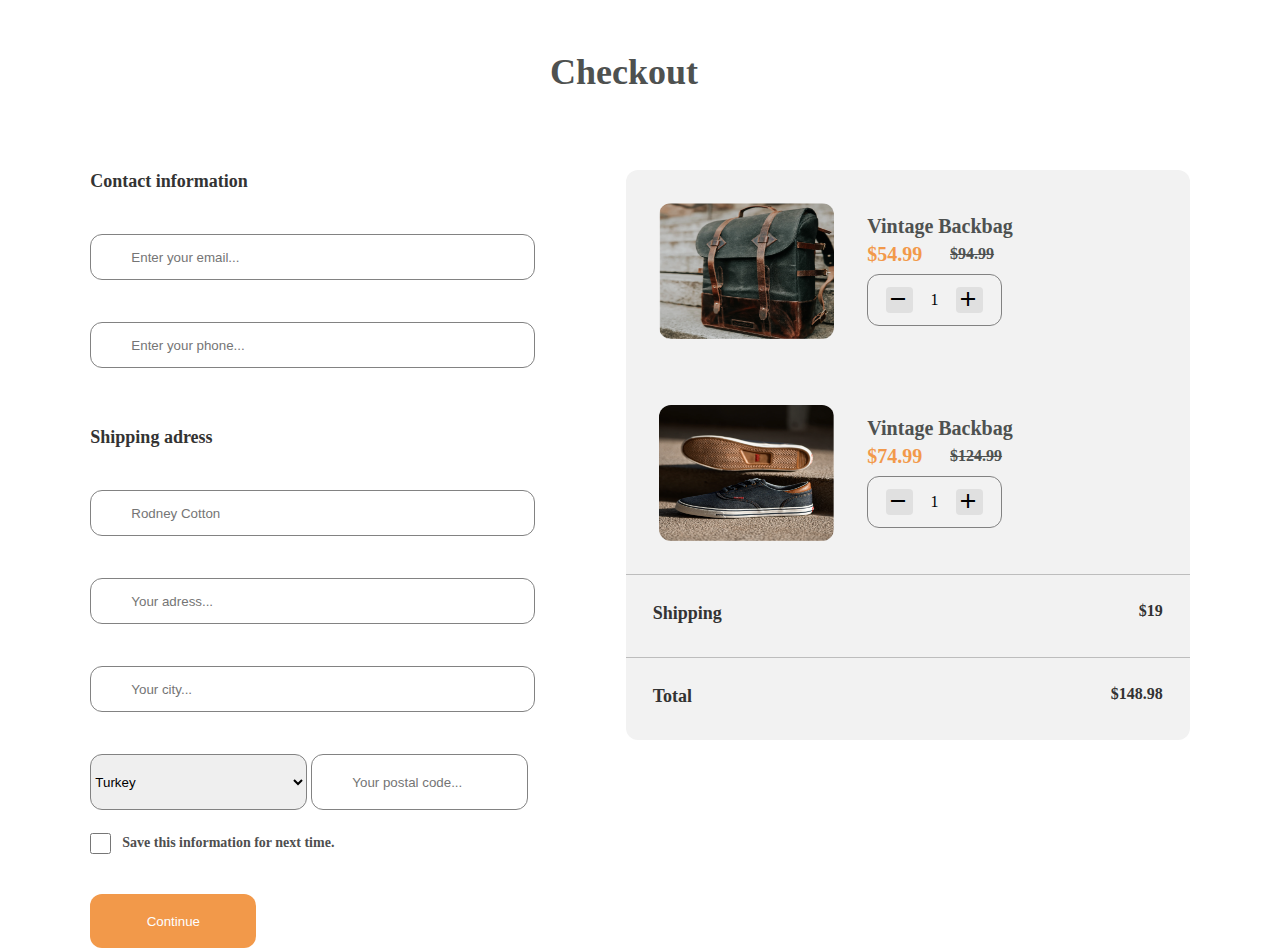
<file: Checkout Page/index.html>
<!DOCTYPE html>
<html lang="en">

<head>
    <meta charset="UTF-8">
    <meta http-equiv="X-UA-Compatible" content="IE=edge">
    <meta name="viewport" content="width=device-width, initial-scale=1.0">
    <link rel="stylesheet" href="style.css">
    <link rel="stylesheet"
        href="https://fonts.googleapis.com/css2?family=Material+Symbols+Outlined:opsz,wght,FILL,GRAD@20..48,100..700,0..1,-50..200" />
    <title>Checkout Page</title>
</head>

<body>
    <div class="container">
        <h3 class="checkout">Checkout</h3>
        <div class="box">
            <div class="contact-information">
                <h4>Contact information</h4>

                <input class="input" placeholder="Enter your email..." type="email" id="email">
                <div></div>

                <input class="input" placeholder="Enter your phone..." type="number" id="phone">
                <div></div>
            </div>

            <div class="shipping-adress">
                <h4>Shipping adress</h4>
                <input class="input" placeholder="Rodney Cotton" type="text" id="name">
                <div></div>
                <input class="input" placeholder="Your adress..." type="text" id="adress">
                <div></div>
                <input class="input" placeholder="Your city..." type="text" id="city">
                <div></div>
                <div class="country">
                    <select>
                        <option disabled value="">Select Country</option>
                        <option value="">Turkey</option>
                        <option value="">United States of America</option>
                        <option value="">Germany</option>
                    </select>
                    <input class="input" placeholder="Your postal code..." type="number" id="postal-code">
                    <div></div>
                </div>
                <div class="check">
                    <input type="checkbox" id="checkBox">
                    <p class="checkBox-p">Save this information for next time.</p>

                </div>
            </div>

            <button type="submit" class="continue">Continue</button>
        </div>
        <div class="box product">
            <div class="contain">
                <div class="product-1">
                    <div class="product-1-flex">
                        <img src="imgs/photo1.png">
                        <div class="about">
                            <p id="productName">Vintage Backbag</p>
                            <div class="price">
                                <p class="new">$54.99</p>
                                <p class="prev">$94.99</p>
                            </div>
                            <div class="count-box">
                                <span class="material-symbols-outlined count-button remove">
                                    remove
                                </span>
                                1
                                <span class="material-symbols-outlined count-button add">
                                    add
                                </span>
                            </div>
                        </div>
                    </div>
                </div>

                <div class="product-1">
                    <div class="product-1-flex">
                        <img src="imgs/photo2.png">
                        <div class="about">
                            <p id="productName">Vintage Backbag</p>
                            <div class="price">
                                <p class="new">$74.99</p>
                                <p class="prev">$124.99</p>
                            </div>
                            <div class="count-box">
                                <span class="material-symbols-outlined count-button remove">
                                    remove
                                </span>
                                1
                                <span class="material-symbols-outlined count-button add">
                                    add
                                </span>
                            </div>
                        </div>
                    </div>
                </div>

                <div class="finish">
                    <div class="shipping">
                        <h3>Shipping</h3>
                        <p>$19</p>
                    </div>
                    <div class="total">
                        <h3>Total</h3>
                        <p>$148.98</p>
                    </div>
                </div>
            </div>
        </div>


    <script src="app.js"></script>
</body>

</html>
</file>
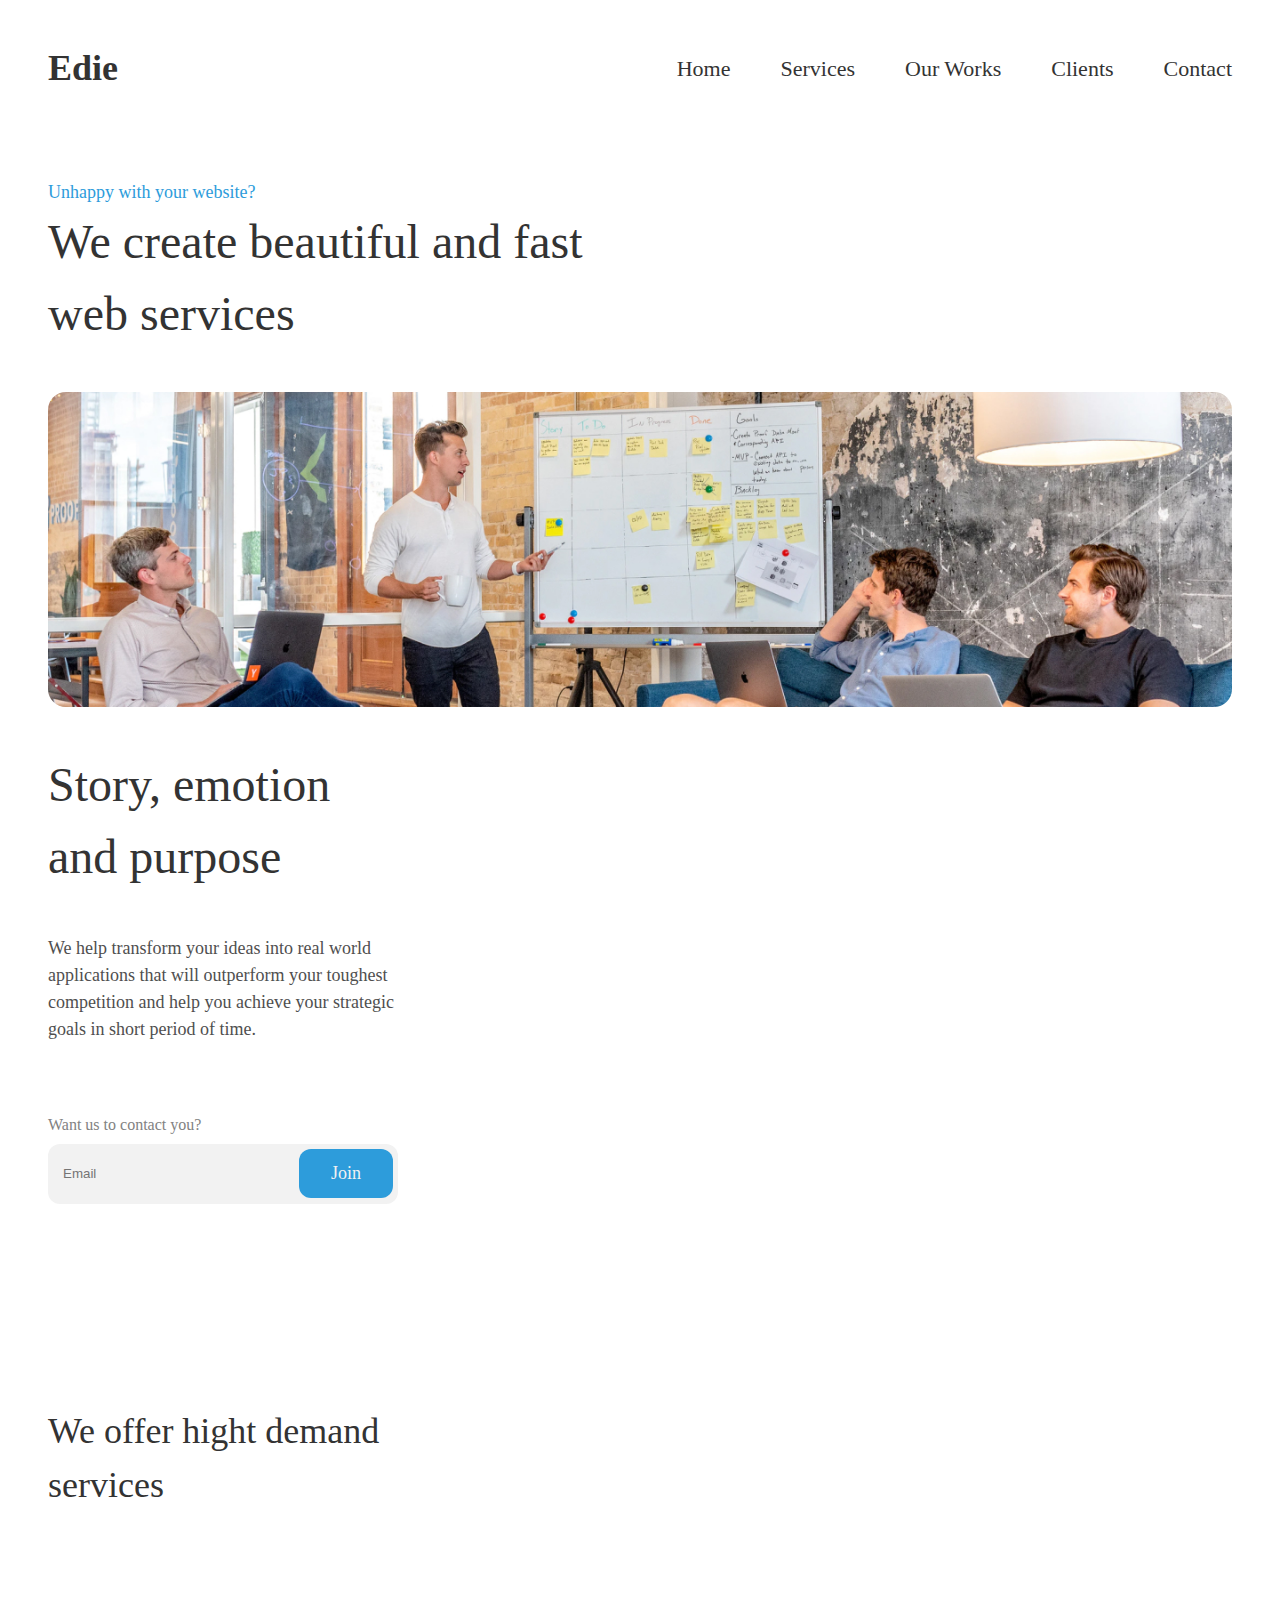
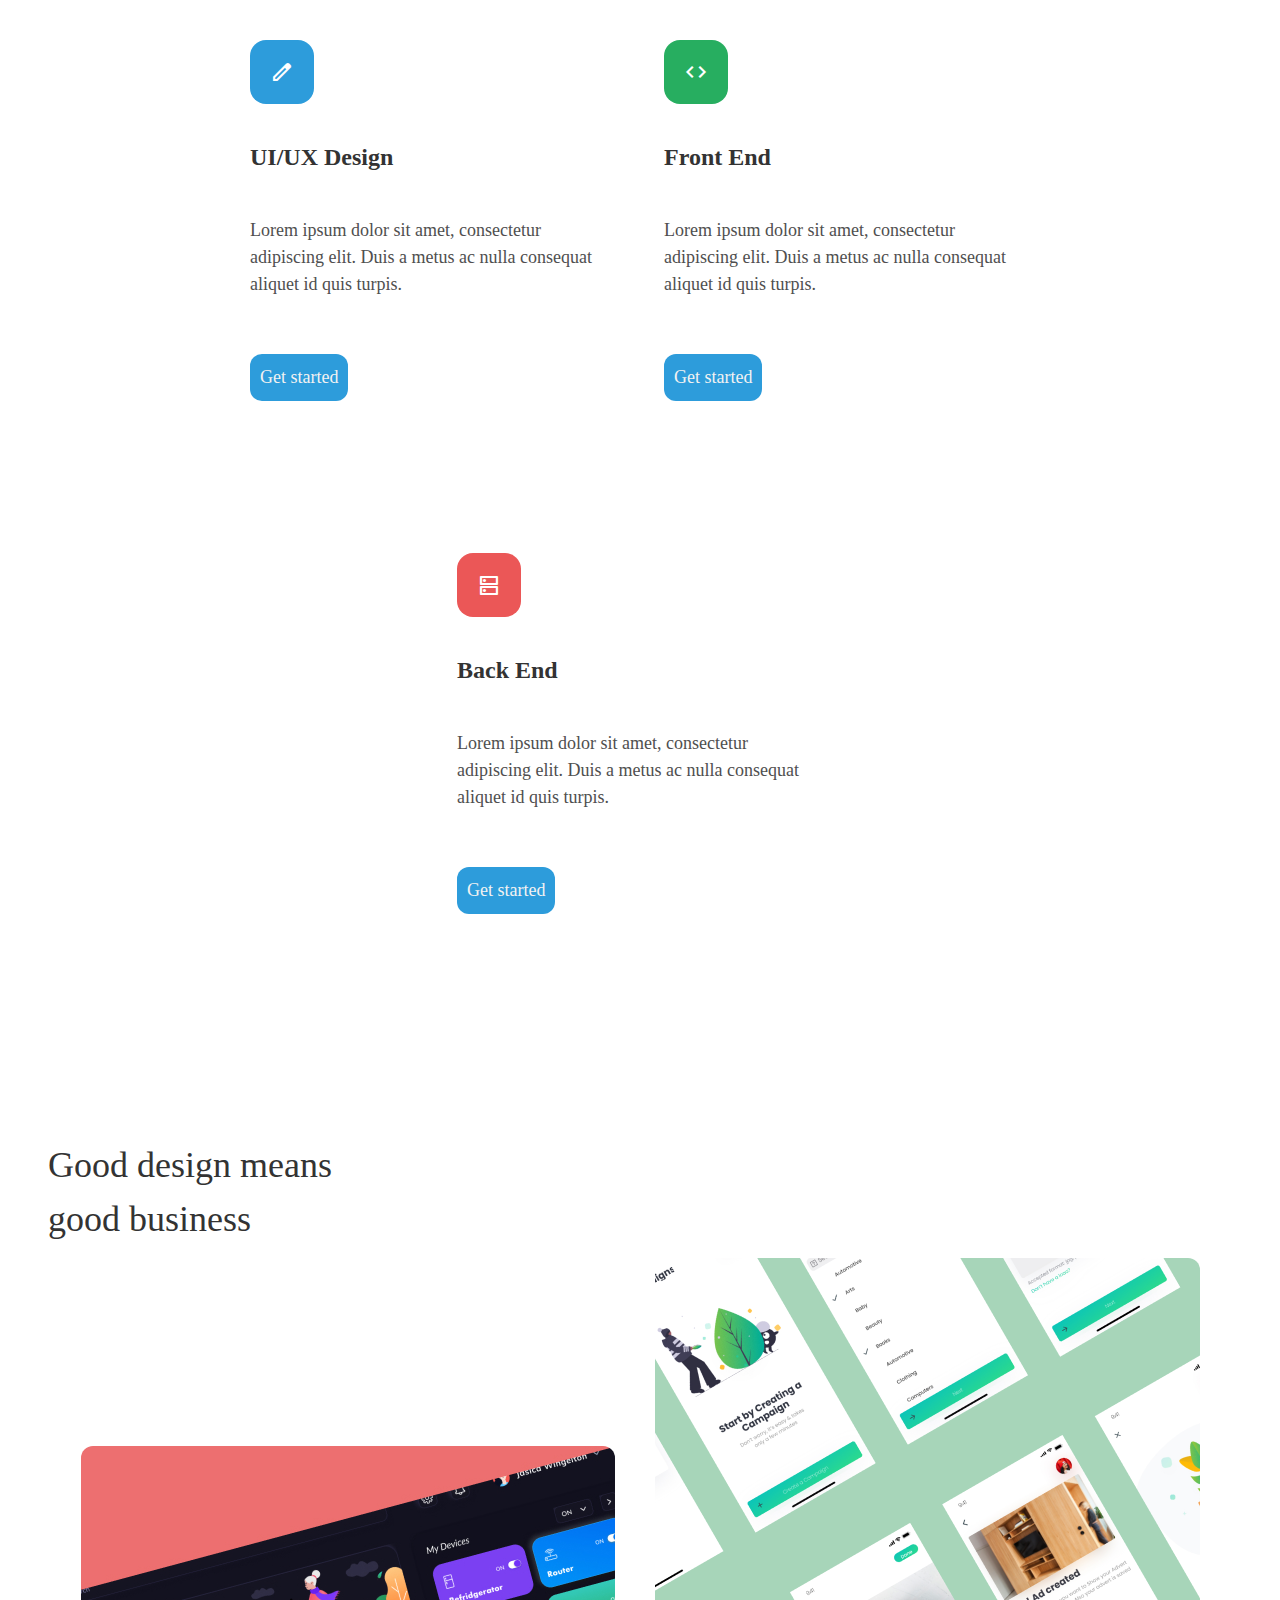
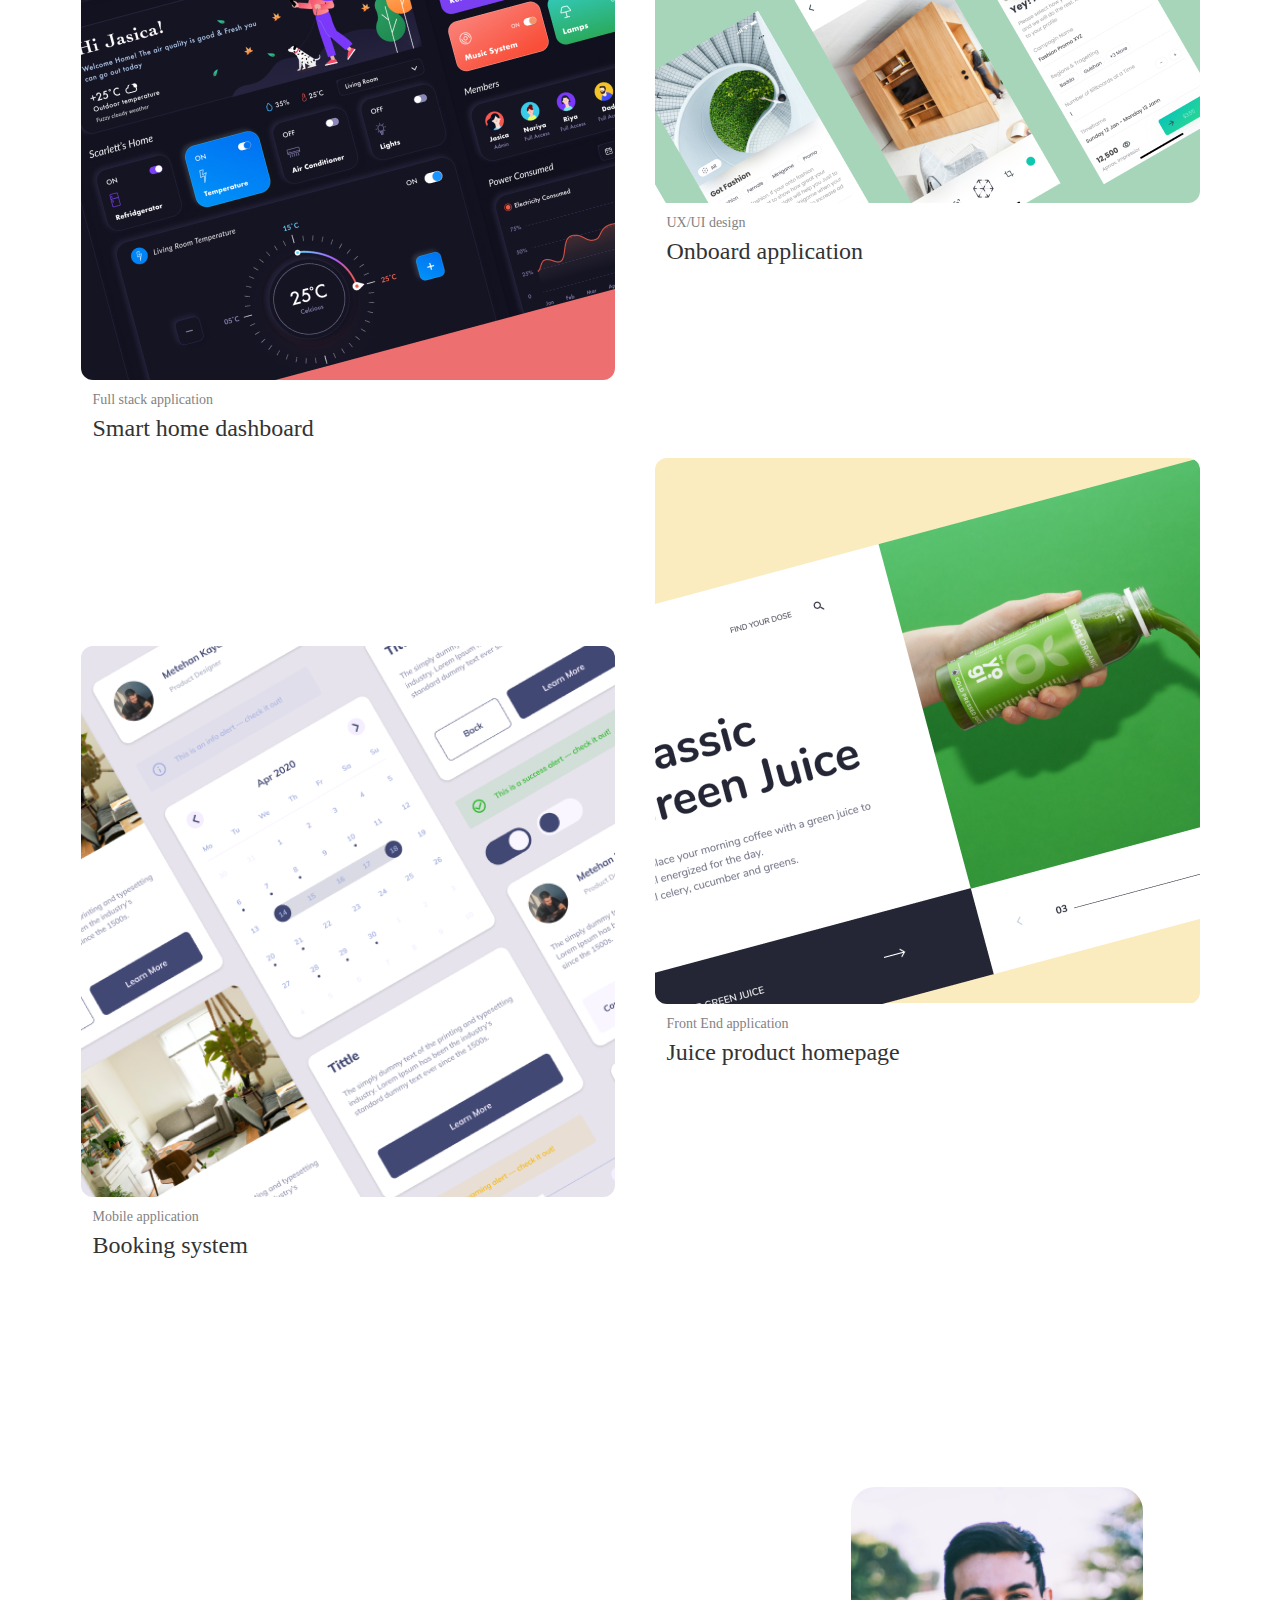
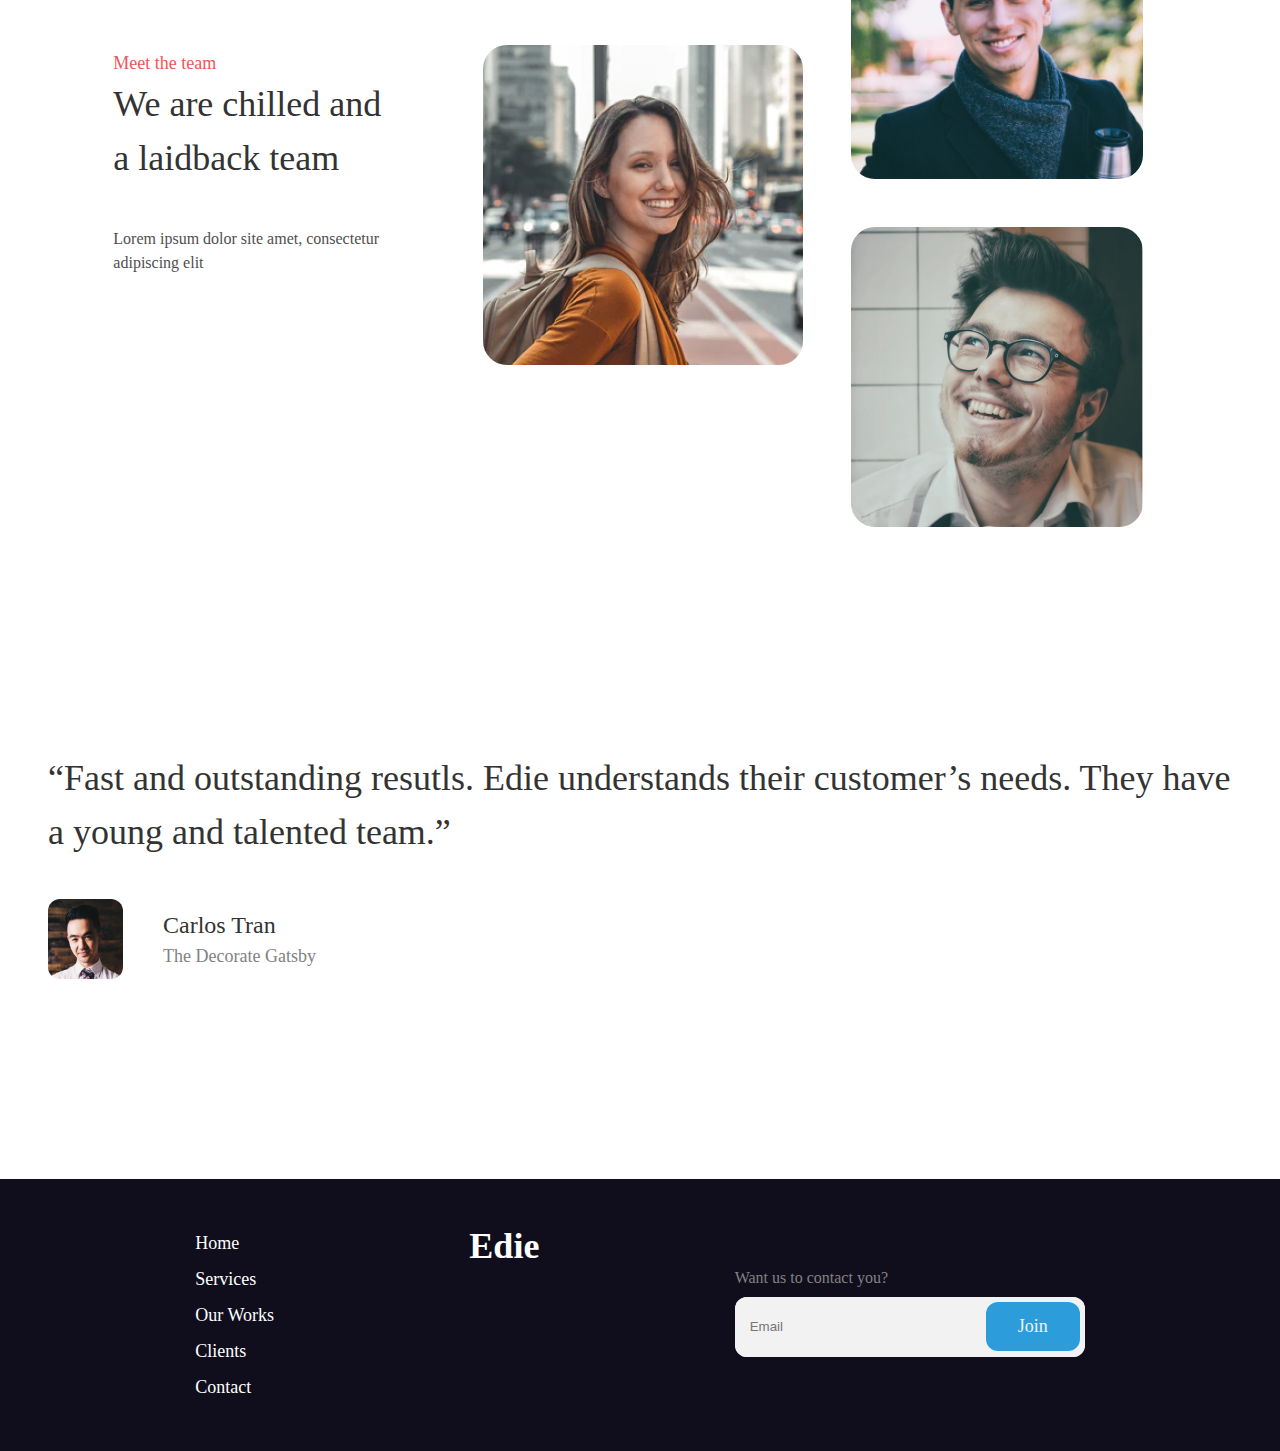
<file: Edie Homepage/index.html>
<!DOCTYPE html>
<html lang="en">

<head>
    <meta charset="UTF-8">
    <meta http-equiv="X-UA-Compatible" content="IE=edge">
    <link rel="stylesheet" href="style.css">
    <meta name="viewport" content="width=device-width, initial-scale=1.0">
    <link rel="stylesheet"
        href="https://fonts.googleapis.com/css2?family=Material+Symbols+Outlined:opsz,wght,FILL,GRAD@20..48,100..700,0..1,-50..200" />
    <title>Edie Homepage</title>
</head>

<body>
    <nav id="nav-bar">
        <h3 class="logo">Edie</h3>
        <ul class="nav-links">
            <li>
                <a href="#home">Home</a>
            </li>
            <li>
                <a href="#services">Services</a>
            </li>
            <li>
                <a href="#works">Our Works</a>
            </li>
            <li>
                <a href="#clients">Clients</a>
            </li>
            <li>
                <a href="#contact">Contact</a>
            </li>

        </ul>
        <div class="hamburger">
            <span id="hamburger" class="material-symbols-outlined">
                menu
            </span>
        </div>
    </nav>

    <div class="main">
        <div id="home" class="hero">
            <div class="text">
                <a href="#">Unhappy with your website?</a>
                <h3 class="header-h3">We create beautiful and fast web services</h3>
            </div>
            <img src="img/heroImage.jpg">
            <div class="text">
                <h3 class="header-h3" style="width: 300px;">Story, emotion and purpose</h3>
                <p>We help transform your ideas into real world applications that will outperform your toughest
                    competition
                    and help you achieve your strategic goals in short period of time.</p>
            </div>
            <section id="contact">
                <p class="text-input">Want us to contact you?</p>
                <div class="inputs">
                    <input placeholder="Email" type="text">
                    <button class="button">Join</button>
                </div>
            </section>
        </div>

        <section id="services">
            <div class="text">
                <h3 class="section-h3">
                    We offer hight demand services
                </h3>
            </div>

            <div class="card-contanier">
                <div class="card">
                    <span class="material-symbols-outlined card-icon edit">
                        edit
                    </span>

                    <h3 class="card-h3">UI/UX Design</h3>
                    <p>Lorem ipsum dolor sit amet, consectetur adipiscing elit. Duis a metus ac nulla consequat aliquet
                        id quis turpis.</p>
                    <button class="card-button">Get started</button>
                </div>
                <div class="card">
                    <span class="material-symbols-outlined card-icon code">
                        code
                    </span>

                    <h3 class="card-h3">Front End</h3>
                    <p>Lorem ipsum dolor sit amet, consectetur adipiscing elit. Duis a metus ac nulla consequat aliquet
                        id quis turpis.</p>
                    <button class="card-button">Get started</button>
                </div>
                <div class="card">
                    <span class="material-symbols-outlined card-icon dns">
                        dns
                    </span>

                    <h3 class="card-h3">Back End</h3>
                    <p>Lorem ipsum dolor sit amet, consectetur adipiscing elit. Duis a metus ac nulla consequat aliquet
                        id quis turpis.</p>
                    <button class="card-button">Get started</button>
                </div>
            </div>
        </section>

        <section id="works">
            <div class="text">
                <h3 class="section-h3">
                    Good design means good business
                </h3>
            </div>

            <div class="card-container">
                <div class="row">
                    <div class="odd">
                        <img src="img/smarthome.jpg">
                        <p class="works-p">Full stack application</p>
                        <h4 class="works-h4">Smart home dashboard</h4>
                    </div>
                    <div class="even">
                        <img src="img/onboard.png">
                        <p class="works-p">UX/UI design</p>
                        <h4 class="works-h4">Onboard application</h4>
                    </div>
                </div>
                <div class="row">
                    <div class="odd">
                        <img src="img/booking.png">
                        <p class="works-p">Mobile application</p>
                        <h4 class="works-h4">Booking system</h4>
                    </div>
                    <div class="even">
                        <img src="img/juice-product.png">
                        <p class="works-p">Front End application</p>
                        <h4 class="works-h4">Juice product homepage</h4>
                    </div>
                </div>
            </div>
        </section>

        <section id="team">
            <div class="col left">
                <h5>Meet the team</h5>
                <h3>We are chilled and a laidback team</h3>
                <p>Lorem ipsum dolor site amet, consectetur adipiscing elit</p>
            </div>
            <div class="col">
                <div class="row">
                    <img class="person" src="img/person3.png">
                </div>
                <div class="row right">
                    <img class="person" src="img/person1.png">
                    <img class="person" src="img/person2.png">
                </div>
            </div>
        </section>

        <section id="clients">
            <h3>
                “Fast and outstanding resutls. Edie understands their customer’s needs. They have a young and talented
                team.”
            </h3>
            <div class="clients-container">
                <img style="width: 75px;
                height: 80px; border-radius: 12px;" src="img/person4.png" alt="">
                <div class="params">
                    <h4>Carlos Tran</h4>
                    <p>The Decorate Gatsby</p>
                </div>
            </div>
        </section>
    </div>

    <footer>
        <div class="links">
            <a href="#home">Home</a>
            <a href="#services">Services</a>
            <a href="#works">Our Works</a>
            <a href="#clients">Clients</a>
            <a href="#contact">Contact</a>
        </div>
        <div class="social">
            <h1>Edie</h1>
        </div>


        <div class="contact">
            <p class="text-input">Want us to contact you?</p>
            <div class="inputs">
                <input placeholder="Email" type="text">
                <button class="button">Join</button>
            </div>
        </div>

    </footer>

    <script>
        let hamburger = document.querySelector('#hamburger');
        let navLinks = document.querySelector('.nav-links');

        hamburger.addEventListener('click', function () {
            navLinks.classList.toggle('active')
        });
    </script>
</body>

</html>
</file>
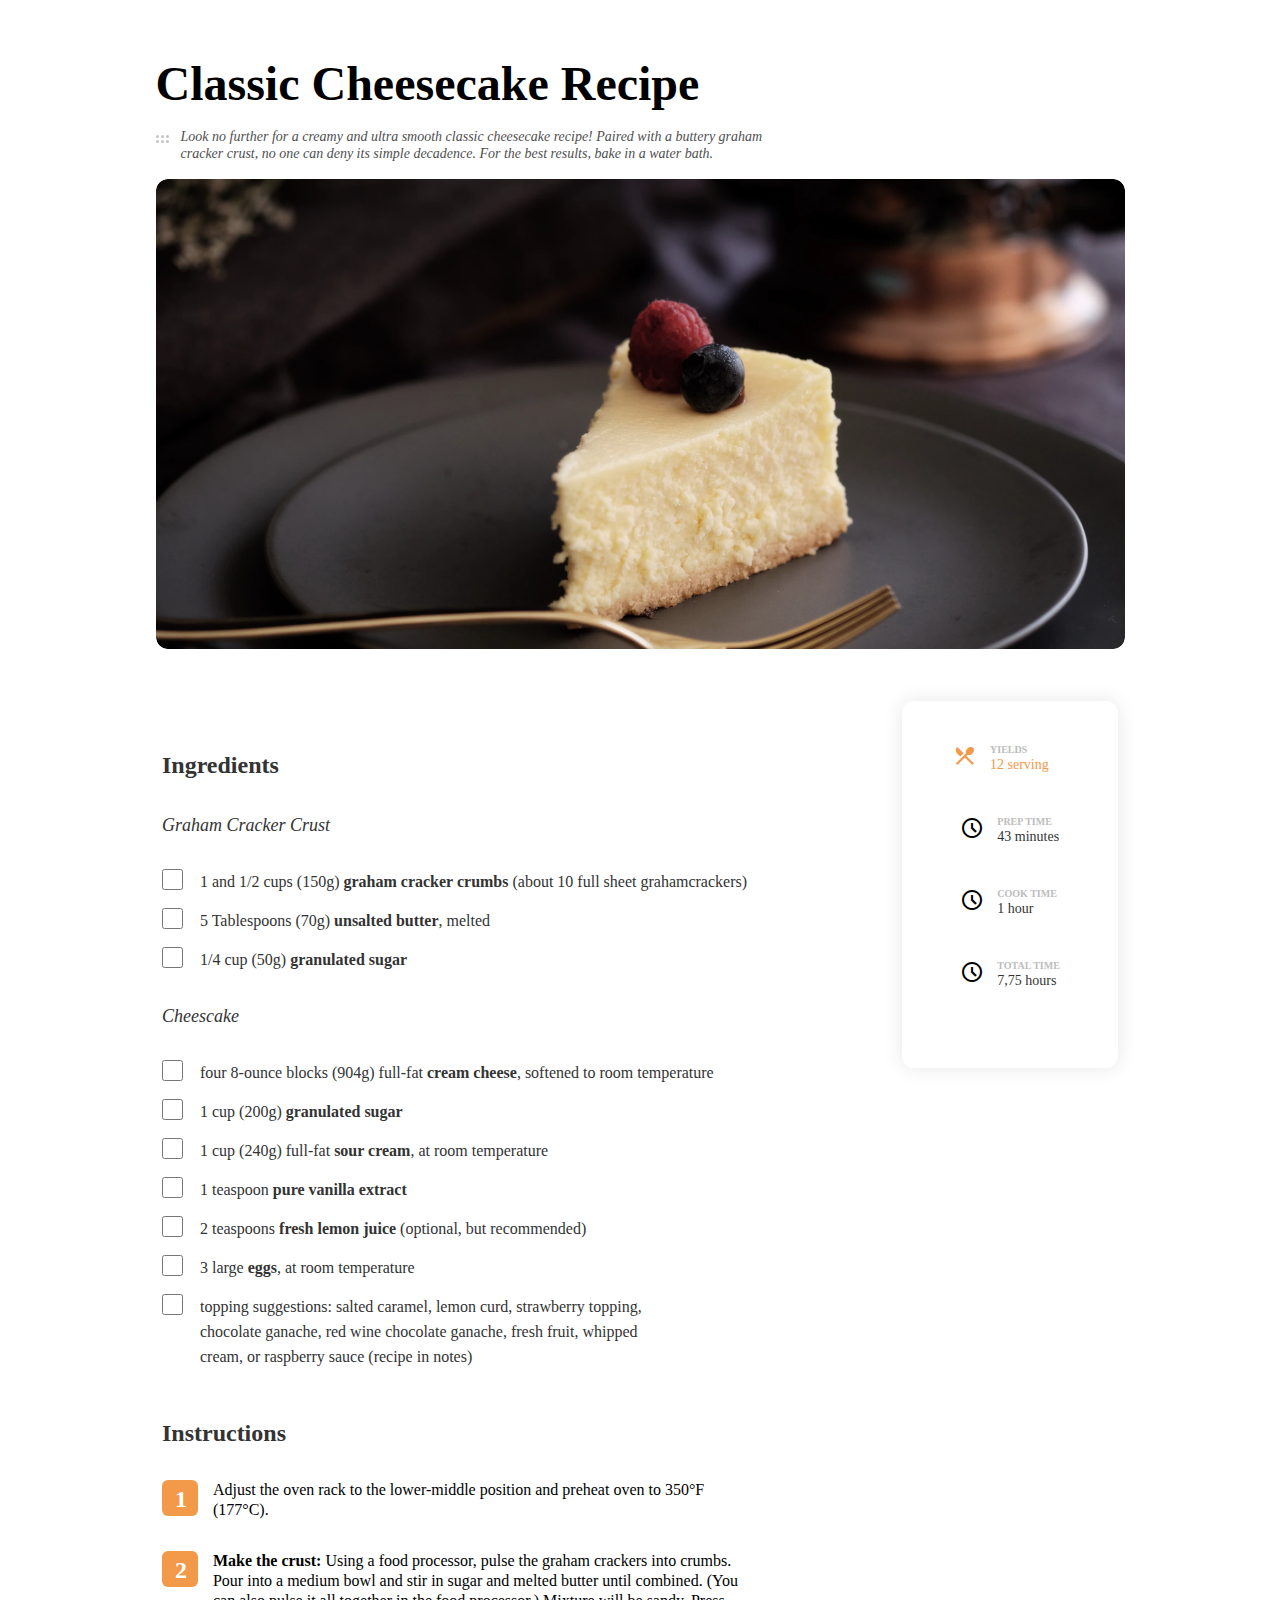
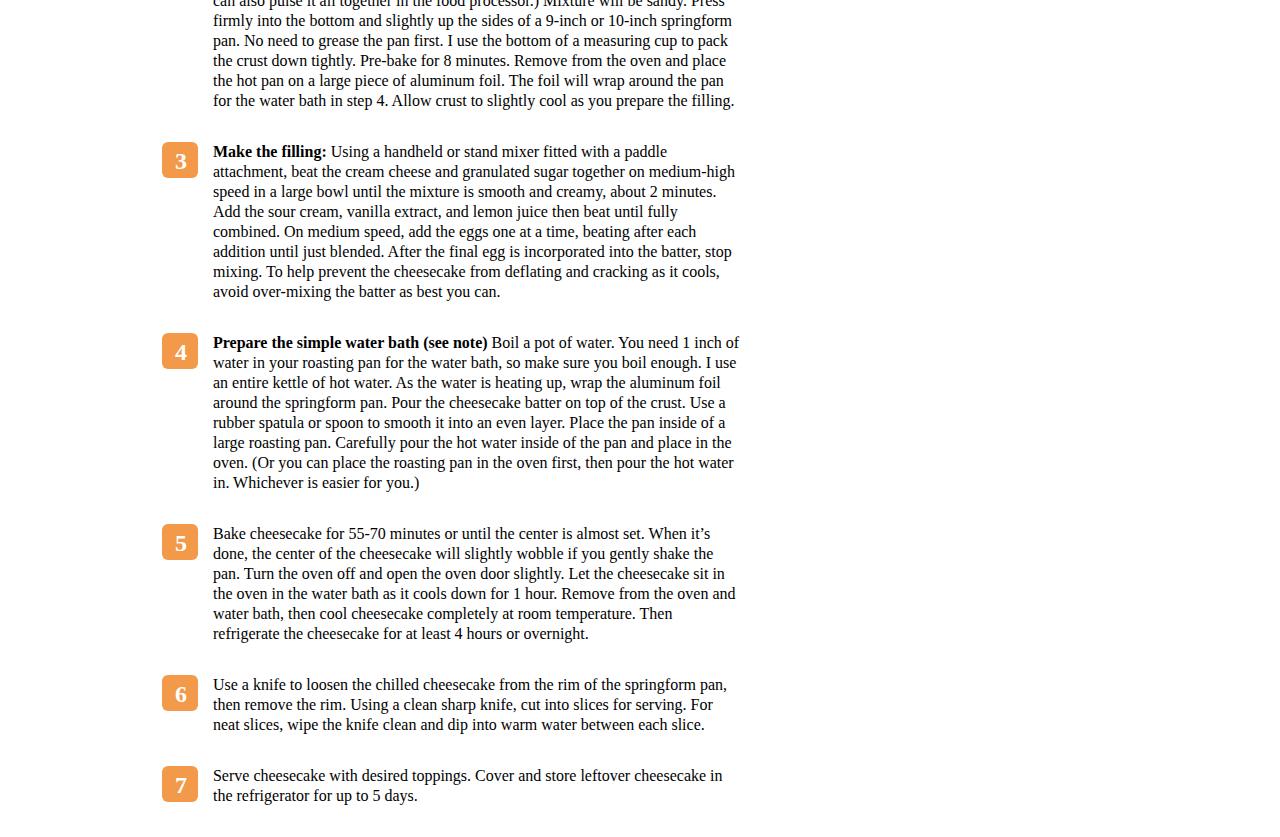
<file: Recipe Page/index.html>
<!DOCTYPE html>
<html lang="en">

<head>
    <meta charset="UTF-8">
    <meta http-equiv="X-UA-Compatible" content="IE=edge">
    <meta name="viewport" content="width=device-width, initial-scale=1.0">
    <link rel="stylesheet" href="style.css">
    <link rel="stylesheet"
        href="https://fonts.googleapis.com/css2?family=Material+Symbols+Outlined:opsz,wght,FILL,GRAD@20..48,100..700,0..1,-50..200" />
    <title>Recipe Page</title>
</head>

<body>
    <div class="main">
        <div class="header">
            <h3>Classic Cheesecake Recipe</h3>
            <section>
                <img src="img/6dots.svg">
                <p>Look no further for a creamy and ultra smooth classic cheesecake recipe! Paired with a buttery graham
                    cracker crust, no one can deny its simple decadence. For the best results, bake in a water bath.</p>
            </section>
            <div class="header-image">
                <img src="img/photo1.png">
            </div>
        </div>
        <div class="section-container">
            <section class="section-1">
                <h3 class="section-header">Ingredients</h3>
                <div class="ingredients">
                    <div class="graham-cracker">
                        <p class="name">Graham Cracker Crust</p>
                        <div class="container-food">
                            <div class="card">
                                <input id="red" class="checkbox" type="checkbox">
                                <p class="count">1 and 1/2 cups (150g) <b>graham cracker crumbs</b> (about 10 full sheet
                                    grahamcrackers) </p>
                            </div>
                            <div class="card">
                                <input class="checkbox" type="checkbox">
                                <p class="count">5 Tablespoons (70g) <b>unsalted butter</b>, melted</p>
                            </div>
                            <div class="card">
                                <input class="checkbox" type="checkbox">
                                <p class="count">1/4 cup (50g) <b>granulated sugar</b></p>
                            </div>
                        </div>
                    </div>

                    <p class="name">Cheescake</p>
                    <div class="container-food">
                        <div class="card">
                            <input class="checkbox" type="checkbox">
                            <p class="count">four 8-ounce blocks (904g) full-fat <b>cream cheese</b>, softened to room
                                temperature</p>
                        </div>
                        <div class="card">
                            <input class="checkbox" type="checkbox">
                            <p class="count">1 cup (200g) <b>granulated sugar</b></p>
                        </div>
                        <div class="card">
                            <input class="checkbox" type="checkbox">
                            <p class="count">1 cup (240g) full-fat <b>sour cream</b>, at room temperature</p>
                        </div>
                        <div class="card">
                            <input class="checkbox" type="checkbox">
                            <p class="count">1 teaspoon <b> pure vanilla extract</b>
                            </p>
                        </div>
                        <div class="card">
                            <input class="checkbox" type="checkbox">
                            <p class="count">2 teaspoons <b>fresh lemon juice</b> (optional, but recommended)</p>
                        </div>
                        <div class="card">
                            <input class="checkbox" type="checkbox">
                            <p class="count">3 large <b>eggs</b>, at room temperature</p>
                        </div>
                        <div class="card">
                            <input class="checkbox" type="checkbox">
                            <p class="count last">topping suggestions: salted caramel, lemon curd,
                                strawberry topping, chocolate
                                ganache, red wine chocolate ganache, fresh fruit, whipped cream, or raspberry sauce
                                (recipe
                                in notes) </p>
                        </div>
                    </div>
                </div>
                <div class="instructions">
                    <h3 class="section-header">Instructions</h3>
                    <div class="array">
                        <div class="number">
                            <h3>1</h3>
                        </div>
                        <p> Adjust the oven rack to the lower-middle position and preheat oven to 350°F (177°C).
                        </p>
                    </div>

                    <div class="array">
                        <div class="number">
                            <h3>2</h3>
                        </div>
                        <p><b> Make the crust:</b> Using a food processor, pulse the graham crackers into crumbs. Pour
                            into
                            a
                            medium bowl and stir in sugar and melted butter until combined. (You can also pulse it all
                            together in the food processor.) Mixture will be sandy. Press firmly into the bottom and
                            slightly up the sides of a 9-inch or 10-inch springform pan. No need to grease the pan
                            first. I
                            use the bottom of a measuring cup to pack the crust down tightly. Pre-bake for 8 minutes.
                            Remove
                            from the oven and place the hot pan on a large piece of aluminum foil. The foil will wrap
                            around
                            the pan for the water bath in step 4. Allow crust to slightly cool as you prepare the
                            filling.
                        </p>
                    </div>


                    <div class="array">
                        <div class="number">
                            <h3>3</h3>
                        </div>
                        <p> <b>Make the filling:</b> Using a handheld or stand mixer fitted with a paddle attachment,
                            beat
                            the
                            cream cheese and granulated sugar together on medium-high speed in a large bowl until the
                            mixture is smooth and creamy, about 2 minutes. Add the sour cream, vanilla extract, and
                            lemon
                            juice then beat until fully combined. On medium speed, add the eggs one at a time, beating
                            after
                            each addition until just blended. After the final egg is incorporated into the batter, stop
                            mixing. To help prevent the cheesecake from deflating and cracking as it cools, avoid
                            over-mixing the batter as best you can.
                        </p>
                    </div>

                    <div class="array">
                        <div class="number">
                            <h3>4</h3>
                        </div>
                        <p><b> Prepare the simple water bath (see note)</b> Boil a pot of water. You need 1 inch of
                            water in
                            your
                            roasting pan for the water bath, so make sure you boil enough. I use an entire kettle of hot
                            water. As the water is heating up, wrap the aluminum foil around the springform pan. Pour
                            the
                            cheesecake batter on top of the crust. Use a rubber spatula or spoon to smooth it into an
                            even
                            layer. Place the pan inside of a large roasting pan. Carefully pour the hot water inside of
                            the
                            pan and place in the oven. (Or you can place the roasting pan in the oven first, then pour
                            the
                            hot water in. Whichever is easier for you.)
                        </p>
                    </div>

                    <div class="array">
                        <div class="number">
                            <h3>5</h3>
                        </div>
                        <p> Bake cheesecake for 55-70 minutes or until the center is almost set. When it’s done, the
                            center
                            of the cheesecake will slightly wobble if you gently shake the pan. Turn the oven off and
                            open
                            the oven door slightly. Let the cheesecake sit in the oven in the water bath as it cools
                            down
                            for 1 hour. Remove from the oven and water bath, then cool cheesecake completely at room
                            temperature. Then refrigerate the cheesecake for at least 4 hours or overnight.
                        </p>
                    </div>

                    <div class="array">
                        <div class="number">
                            <h3>6</h3>
                        </div>
                        <p> Use a knife to loosen the chilled cheesecake from the rim of the springform pan, then remove
                            the
                            rim. Using a clean sharp knife, cut into slices for serving. For neat slices, wipe the knife
                            clean and dip into warm water between each slice.
                        </p>
                    </div>

                    <div class="array">
                        <div class="number">
                            <h3>7</h3>
                        </div>
                        <p> Serve cheesecake with desired toppings. Cover and store leftover cheesecake in the
                            refrigerator
                            for up to 5 days.
                        </p>
                    </div>

                </div>
            </section>
            <section class="section-2">
                <div class="service-container">
                    <div class="service-card">
                        <span class="material-symbols-outlined restaurant-menu">
                            restaurant_menu
                        </span>
                        <div class="service-information">
                            <h3>YIELDS</h3>
                            <p class="serving">12 serving</p>
                        </div>
                    </div>

                    <div class="time">
                        <div class="service-card time">
                            <span class="material-symbols-outlined">
                                schedule
                            </span>
                            <div class="service-information">
                                <h3>PREP TIME</h3>
                                <p class="service-text">43 minutes</p>
                            </div>
                        </div>

                        <div class="service-card time">
                            <span class="material-symbols-outlined">
                                schedule
                            </span>
                            <div class="service-information">
                                <h3>COOK TIME</h3>
                                <p class="service-text">1 hour</p>
                            </div>
                        </div>

                        <div class="service-card time">
                            <span class="material-symbols-outlined">
                                schedule
                            </span>
                            <div class="service-information">
                                <h3>TOTAL TIME</h3>
                                <p class="service-text">7,75 hours</p>
                            </div>
                        </div>
                    </div>
                </div>
            </section>
        </div>
    </div>
</body>

</html>
</file>
<file: Checkout Page/style.css>
* {
    margin: 0;
    padding: 0;
    box-sizing: border-box;
}

.contact-information {
    display: flex;
    flex-direction: column;
}

.input {
    position: relative;
    margin-top: 42px;
    outline: none;
    width: 445px;
    height: 46px;
    padding: 20px 40px;
    border: 1px solid #828282;
    border-radius: 12px;
}

.checkout {
    margin-bottom: 50px;
    width: 180px;
    height: 44px;
    font-family: 'Montserrat';
    font-style: normal;
    font-weight: 600;
    font-size: 36px;
    line-height: 44px;
    color: #4E5150;
}

.box h4 {
    width: 181px;
    height: 22px;
    font-family: 'Montserrat';
    font-style: normal;
    font-weight: 600;
    font-size: 18px;
    line-height: 22px;
    color: #333333;
}

/*icons*/
.mail {
    position: absolute;
    top: 90px;
    left: 10px;
    color: #828282;
}

.call {
    position: absolute;
    top: 210px;
    left: 10px;
}

.shipping-adress {
    margin-top: 58px;
    display: flex;
    flex-direction: column;
}

.country select,
#postal-code {
    width: 217px;
    height: 56px;
    border: 1px solid #828282;
    border-radius: 12px;
}

#checkBox {
    width: 21px;
    height: 21px;
    border: 1px solid #828282;
    border-radius: 4px;
    margin-top: 23px;
}

.checkBox-p {
    width: 215px;
    height: 15px;

    font-family: 'Montserrat';
    font-style: normal;
    font-weight: 600;
    font-size: 14px;
    line-height: 15px;
    margin: 20px 0px 0px 11px;
    color: #4F4F4F;
}

.check {
    display: flex;
    align-items: center;
}

.continue {
    width: 166px;
    height: 54px;
    background: #F2994A;
    border-radius: 12px;
    border: none;
    color: #fefefe;
    margin-top: 40px;
    cursor: pointer;
}

.box {
    display: flex;
    flex-direction: column;
}

/*product*/

.product {
    background: #F2F2F2;
    border-radius: 12px;
    height: 570px;
}

.product img {
    width: 175.7px;
    height: 135.91px;
    border-radius: 12px;
    margin: 33px;
}

.container {
    margin-top: 170px;
    display: flex;
    justify-content: space-evenly;
    /* flex-wrap: wrap-reverse; */
    /*media queryleride yapıştır*/

}

.product-1-flex {
    display: flex;
    align-items: center;
}

.product-1-flex p {
    width: 162.52px;
    height: 22.21px;

    font-family: 'Montserrat';
    font-style: normal;
    font-weight: 600;
    font-size: 16px;
    line-height: 20px;

    color: #4E5150;
}

.about {
    display: flex;
    flex-direction: column;
}

.price {
    display: flex;
}


.price .new {
    margin-top: 6px;
    width: 82.77px;
    height: 29.27px;

    font-family: 'Montserrat';
    font-style: normal;
    font-weight: 600;
    font-size: 20px;
    line-height: 20px;

    color: #F2994A;
}

#productName {
    width: 162.52px;
    height: 22.21px;

    font-family: 'Montserrat';
    font-style: normal;
    font-weight: 600;
    font-size: 20px;
    line-height: 20px;
    color: #4E5150;
}

.prev {
    margin: 6px 0px;
    width: 49.46px;
    height: 17.16px;

    font-family: 'Montserrat';
    font-style: normal;
    font-weight: 600;
    font-size: 12px;
    line-height: 15px;
    text-decoration-line: line-through;

    color: #4E5150;
}


/*count box*/

.count-box {
    width: 134.25px;
    height: 52px;
    border: 1px solid #828282;
    border-radius: 12px;
    display: flex;
    justify-content: space-evenly;
    align-items: center;
}

.count-button {
    width: 26.2px;
    height: 26.2px;
    background: #E0E0E0;
    border-radius: 4px;
    cursor: pointer;
}

/*finish*/

.shipping,
.total {
    display: flex;
    padding: 27px;
    border-top: 1px solid #BDBDBD;
}

.finish h3 {
    width: 255px;
    height: 28px;

    font-family: 'Montserrat';
    font-style: normal;
    font-weight: 600;
    font-size: 18px;
    line-height: 22px;
    color: #333333;
}

.finish p {
    width: 255px;
    height: 28px;
    font-family: 'Montserrat';
    font-style: normal;
    font-weight: 600;
    font-size: 16px;
    line-height: 17px;
    text-align: right;

    color: #333333;

}

.checkout {
    position: absolute;
    display: flex;
    top: 50px;
}

/*validations*/
.error{
    width: 445px;
    height: 46px;
    padding: 20px 40px;
    border: 1px solid red;
    border-radius: 12px;
    margin-top: 20px;
}

.success{
    width: 445px;
    height: 46px;
    padding: 20px 40px;
    border: 1px solid #03C988;
    border-radius: 12px;
    margin-top: 20px;
}


@media screen and (max-width:1055px) {
    .container {
        flex-wrap: wrap-reverse;
    }

    .box {
        margin-top: 39px;
    }

    .input {
        width: 550px;
    }
}

@media screen and (max-width: 588px) {

    .product,
    .input {
        width: 500px
    }

}

@media screen and (max-width: 518px) {

    .product,
    .input {
        width: 450px
    }
}

@media screen and (max-width: 466px) {
    .product {
        width: 400px
    }

    .input {
        display: flex;
        justify-content: center;
        width: 400px;
    }
}

@media screen and (max-width: 420px) {
    .product {
        width: 350px;
    }

    .product img{
        margin: 13px;
    }

    .input {
        width: 350px;
    }

}
</file>
<file: Edie Homepage/style.css>
* {
    margin: 0;
    padding: 0;
    box-sizing: border-box;
    text-decoration: none;
    list-style: none;
}

html {
    scroll-behavior: smooth;
}

/*nav*/

#nav-bar {
    display: flex;
    align-items: center;
    justify-content: space-between;
    margin: 42px 3rem;
}

.logo {
    font-family: 'Heebo';
    font-style: normal;
    font-weight: 800;
    font-size: 36px;
    line-height: 53px;
    color: #333333;
}

.nav-links {
    display: flex;
    justify-content: end;

}

.nav-links li a {
    margin-left: 50px;
    font-family: 'Poppins';
    font-style: normal;
    font-weight: 500;
    font-size: 22px;
    line-height: 36px;
    color: #333333;

}

.hamburger {
    display: none;
}


/*hero*/
.main {
    margin-top: 104px;
    display: flex;
    flex-direction: column;
    justify-content: center;
    margin-bottom: 50px;
    margin: 0px 3rem;
}

.hero img {
    width: 100%;
    height: 354px;
    border-radius: 18px;
    width: 100%;
    height: 100%;
    object-fit: cover;
    /* resmin en boy oranını korur */
    margin-top: 42px;
}

.hero {
    display: flex;
    flex-direction: column;
    object-fit: cover;
}

.hero a {
    font-family: 'Poppins';
    font-style: normal;
    font-weight: 500;
    font-size: 18px;
    line-height: 27px;
    color: #2D9CDB;
}

.header-h3 {
    width: 543px;
    height: 144px;
    font-family: "Poppins";
    font-style: normal;
    font-weight: 500;
    font-size: 48px;
    line-height: 72px;
    color: #333333;
}

p:not(.text-input, .works-h4, .works-p, #clients p) {
    width: 366px;
    height: 137px;
    font-family: "Poppins";
    font-style: normal;
    font-weight: 400;
    font-size: 18px;
    line-height: 27px;
    color: #4f4f4f;
    margin-top: 42px;
}

.hero .text {
    margin-top: 42px;
}

.text-input {
    font-family: "Poppins";
    font-style: normal;
    font-weight: 500;
    font-size: 16px;
    line-height: 21px;

    color: #828282;

    margin-top: 42px;
    margin-bottom: 9px;
}

#contact input {
    width: 100%;
    background: none;
    border: none;
    outline: none;
    padding: 15px;
    height: 60px;
    border-radius: 12px;
    position: relative;
}

.button {
    cursor: pointer;
    outline: none;
    display: flex;
    align-items: center;
    justify-content: center;
    font-family: "Poppins";
    font-style: normal;
    font-weight: 500;
    font-size: 18px;
    line-height: 27px;

    color: #f2f2f2;
    border: none;
    width: 94px;
    height: 49px;
    background: #2d9cdb;
    border-radius: 12px;

    position: absolute;
    right: 5px;
}

.inputs {
    display: flex;
    align-items: center;
    position: relative;
    width: 350px;

    background: #f2f2f2;
    border-radius: 12px;
}

/*services*/
.section-h3 {
    width: 346px;
    font-family: 'Poppins';
    font-style: normal;
    font-weight: 500;
    font-size: 36px;
    line-height: 54px;
    color: #333333;
}

section:not(#contact) {
    margin-top: 200px;
}

/*cards*/

.card-icon {
    padding: 20px;
    text-align: center;
    color: #FFFFFF;
    border-radius: 16px;
    margin-top: 104px;
}

.edit {
    background: #2D9CDB;
}

.code {
    background: #27AE60;
}

.dns {
    background: #EB5757;
}

.card {
    padding: 24px;
}

.card-button {
    cursor: pointer;
    outline: none;
    display: flex;
    align-items: center;
    justify-content: center;
    font-family: "Poppins";
    font-style: normal;
    font-weight: 500;
    font-size: 18px;
    line-height: 27px;
    padding: 10px;
    color: #f2f2f2;
    border: none;
    background: #2d9cdb;
    border-radius: 12px;
}

.card-h3 {
    font-family: 'Poppins';
    font-style: normal;
    font-weight: 700;
    font-size: 24px;
    line-height: 36px;
    margin-top: 35px;
    color: #333333;
}

.card-contanier {
    display: flex;
    flex-wrap: wrap;
    justify-content: center;
}

.card:hover {
    background: #FFFFFF;
    box-shadow: 0px 10px 30px rgba(51, 51, 51, 0.1);
    border-radius: 24px;
    transition: 0.6s;
    cursor: pointer;
}

/*works*/

#works img {
    border-radius: 12px;
    margin: 0px 20px;
}

#works .row {
    margin-top: 12px;
    display: flex;
    flex-wrap: wrap;
    justify-content: center;
}

.odd {
    margin-top: 188px;
}

.works-h4 {
    margin: 0px 2rem;
    font-family: 'Poppins';
    font-style: normal;
    font-weight: 500;
    font-size: 24px;
    line-height: 36px;
    color: #333333;
}

.text {
    display: flex;
    flex-direction: column;
    margin-left: 277px;
}

#contact {
    margin-left: 277px;
}

.works-p {
    margin: 0px 2rem;
    margin-top: 5px;
    font-family: 'Poppins';
    font-style: normal;
    font-weight: 300;
    font-size: 14px;
    line-height: 21px;
    color: #828282;
}

#works .card-contanier {
    position: relative;
}

/*team*/
#team {
    align-items: center;
    display: flex;
    justify-content: space-evenly;
    flex-wrap: wrap;
}

#team .col h5 {
    font-family: 'Poppins';
    font-style: normal;
    font-weight: 500;
    font-size: 18px;
    line-height: 27px;
    color: #EB5757;
}

#team .col h3 {
    width: 280px;
    font-family: 'Poppins';
    font-style: normal;
    font-weight: 500;
    font-size: 36px;
    line-height: 54px;
    color: #333333;
}

#team .col p {
    width: 273px;
    font-family: 'Poppins';
    font-style: normal;
    font-weight: 400;
    font-size: 16px;
    line-height: 24px;
    color: #4F4F4F;
}

#team .col:not(.left) {
    display: flex;
    align-items: center;
}

#team .right {
    display: flex;
    flex-direction: column;
}

.person {
    margin: 24px;
    border-radius: 24px;
}

/*clients*/
#clients h3 {
    font-family: 'Poppins';
    font-style: normal;
    font-weight: 500;
    font-size: 36px;
    line-height: 54px;
    color: #333333;
}

#clients h4 {
    font-family: 'Poppins';
    font-style: normal;
    font-weight: 500;
    font-size: 24px;
    line-height: 36px;
    color: #333333;
}

#clients p {
    font-family: 'Poppins';
    font-style: normal;
    font-weight: 500;
    font-size: 18px;
    line-height: 27px;
    color: #828282;
}

#clients .params {
    display: flex;
    flex-direction: column;
    margin-left: 40px;
    justify-content: center;
}

#clients .clients-container {
    display: flex;
    margin-top: 40px;
}

#clients {
    display: flex;
    flex-direction: column;
    justify-content: center;
    margin-left: 210px;
}

/*footer*/
footer {
    background: #100E1D;
    display: flex;
    justify-content: space-evenly;
    padding: 46px 0px;
    margin-top: 200px;
    flex-wrap: wrap;
}

.contact input {
    width: 100%;
    background: none;
    border: none;
    outline: none;
    padding: 15px;
    height: 60px;
    border-radius: 12px;
    position: relative;
    background: #f2f2f2;
}

/*links*/

footer .links a {
    font-family: 'Poppins';
    font-style: normal;
    font-weight: 400;
    font-size: 18px;
    line-height: 200%;
    color: #FFFFFF;
}

footer .links {
    display: flex;
    flex-direction: column;
}

/*social*/
footer .social h1 {
    font-family: 'Heebo';
    font-style: normal;
    font-weight: 800;
    font-size: 36px;
    color: #fefefe;
}


@media screen and (max-width: 1551px) {

    .text,
    #contact,
    #clients {
        margin-left: 210px;
    }
}

@media screen and (max-width: 1287px) {

    .text,
    #contact,
    #clients {
        margin-left: 0px;
    }
}

@media screen and (max-width: 990px) {
    .nav-links {
        display: none;
    }

    .hamburger {
        display: flex;
    }

    .nav-links.active {
        display: flex;
        flex-direction: column;
        justify-content: center;
        align-items: center;
        width: 100vw;
        height: 100vh;
    }

    .nav-links.active li a {
        display: flex;
        justify-content: center;
        align-items: center;
        margin-top: 40px;
    }
}

@media screen and (max-width:709px) {
    .person {
        width: 144.76px;
        height: 144.76px;
    }
}

@media screen and (max-width:607px) {
    .header-h3 {
        width: 272px;
        height: 72px;
        font-family: 'Poppins';
        font-style: normal;
        font-weight: 500;
        font-size: 24px;
        line-height: 36px;
        color: #333333;
    }

    #works img {
        width: 351px;
        height: 403.79px;
    }

    footer{
        flex-direction: column;
        padding-left: 41px;
    }

    footer h1{
        padding-top: 64px;
    }

    footer .contact .inputs{
        width: calc(100% - 46px);
    }
}
</file>
<file: Recipe Page/style.css>
* {
    margin: 0;
    padding: 0;
    box-sizing: border-box;
}

.main {
    display: flex;
    flex-direction: column;
    align-items: center;
}

.header h3 {
    margin-top: 52px;
    font-family: 'Playfair Display';
    font-style: normal;
    font-weight: 700;
    font-size: 48px;
    line-height: 64px;
    color: #000000;
}

.header p {
    font-family: 'Montserrat';
    font-style: italic;
    font-weight: 500;
    font-size: 14px;
    line-height: 17px;
    color: #4F4F4F;
    margin: 12px 0px 0px 12px;
    width: 592px;
}

.header section {
    display: flex;
    align-items: center;
}

.header-image img {
    width: 969px;
    height: 470px;
    margin-top: 17px;
    border-radius: 12px;
    max-width: 100%;
    height: auto;
}

.section-header {
    font-family: 'Playfair Display';
    font-style: normal;
    font-weight: 700;
    font-size: 24px;
    line-height: 32px;
    color: #333333;
    margin-top: 48px;
}

.section-1 {
    margin-top: 48px;
}

.name {
    font-family: 'Playfair Display';
    font-style: italic;
    font-weight: 400;
    font-size: 18px;
    line-height: 24px;
    color: #333333;
    margin-top: 32px;
}

.count {
    font-family: 'Montserrat';
    font-style: normal;
    font-weight: 400;
    font-size: 16px;
    line-height: 25px;
    color: #333333;
    margin-left: 17px;
}

.container-food {
    margin-top: 32px;
}

.card {
    display: flex;
    margin-top: 14px;
}

.checkbox {
    width: 21px;
    height: 21px;
    border: 1px solid #828282;
    border-radius: 4px;
}

.checkbox:checked {
    accent-color: #F2994A;
}

.number {
    width: 36px;
    height: 36px;
    background: #F2994A;
    border-radius: 6px;
}

.number h3 {
    width: 10px;
    height: 32px;
    font-family: 'Playfair Display';
    font-style: normal;
    font-weight: 700;
    font-size: 24px;
    line-height: 32px;
    color: #FFFFFF;
    margin: 3px 13px;
}

.array {
    display: flex;
    align-items: start;
    margin-top: 31px;
    margin-bottom: 31px;
}

.array p {
    margin-left: 15px;
    width: 528px;
    font-family: 'Montserrat';
    font-style: normal;
    font-weight: 400;
    font-size: 16px;
    line-height: 20px;
    color: #000000;
}

.section-container {
    display: flex;
}

.section-2 {
    width: 216px;
    height: 367px;
    background: #FFFFFF;
    box-shadow: 0px 0px 20px rgba(0, 0, 0, 0.1);
    border-radius: 12px;
    margin-top: 48px;
    margin-left: 155px;
}

.service-card {
    margin-top: 43px;
    display: flex;
}

.restaurant-menu {
    color: #F2994A;
}

.service-container {
    display: flex;
    flex-direction: column;
    justify-content: center;
    align-items: center;
}

.service-information h3 {
    height: 12px;
    font-family: 'Montserrat';
    font-style: normal;
    font-weight: 700;
    font-size: 10px;
    line-height: 12px;
    text-transform: uppercase;
    color: #BDBDBD;
    margin-left: 13px;
}

.last {
    width: 471px;
}

.service-information .serving {
    margin-left: 13px;
    width: 77px;
    height: 17px;
    font-family: 'Montserrat';
    font-style: normal;
    font-weight: 500;
    font-size: 14px;
    line-height: 17px;
    color: #F2994A;
}

.service-text {
    font-family: 'Montserrat';
    margin-left: 13px;
    font-style: normal;
    font-weight: 500;
    font-size: 14px;
    line-height: 17px;
    color: #333333;
}

@media screen and (max-width: 996px) {
    .section-container {
        flex-wrap: wrap-reverse;
    }

    .header-image img {
        width: 900px;
        height: 410px;
    }

    .section-1 {
        margin-left: 30px;
        margin-top: -300px;
    }

    .section-2 {
        width: 216px;
        height: 367px;
        box-shadow: none;
    }

    .service-container {
        flex-direction: row;
    }

    .service-card {
        margin-top: 10px;
        display: flex;
    }

    .service-information h3 {
        width: 70px;
    }

    .time {
        display: flex;
    }
}

@media screen and (max-width:621px) {
    .section-1 p {
        width: 400px;
    }

    .last {
        width: 350px;
    }

    .header h3 {
        margin-left: 20px;
    }

    .header p {
        width: 300px;
    }
}

@media screen and (max-width:493px) {
    .section-1 p {
        width: 300px;
    }

    .last {
        width: 250px;
    }

    .header p {
        width: 300px;
    }

    .service-container {
        margin-left: -100px;
        align-items: center;
    }

    .time {
        flex-direction: column;
    }

    .section-1 {
        margin-top: -150px;
    }
}

@media screen and (max-width: 404px) {
    .section-1 p {
        width: 250px;
    }

    .last {
        width: 250px;
    }

    .header p {
        width: 300px;
    }

    .service-container {
        margin-left: -170px;
    }
}
</file>
